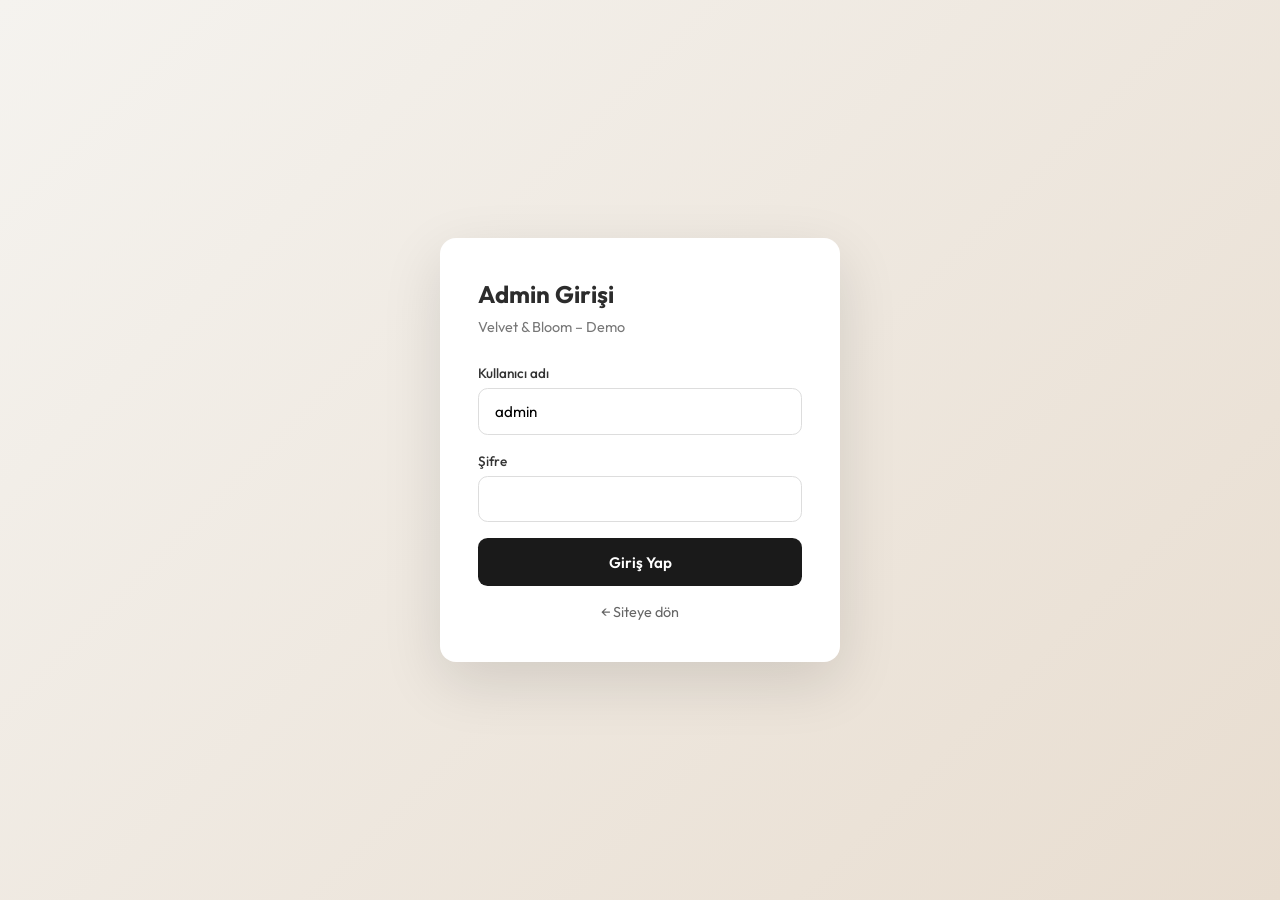
<file: admin/index.html>
<!DOCTYPE html>
<html lang="tr">
<head>
  <meta charset="UTF-8">
  <meta name="viewport" content="width=device-width, initial-scale=1.0">
  <title>Admin | Velvet & Bloom</title>
  <link href="https://fonts.googleapis.com/css2?family=Outfit:wght@400;500;600&display=swap" rel="stylesheet">
  <link rel="stylesheet" href="../assets/css/admin.css">
</head>
<body>
  <div id="login-screen" class="login-screen">
    <div class="login-box">
      <h1>Admin Girişi</h1>
      <p class="sub">Velvet & Bloom – Demo</p>
      <div id="login-error" class="error" hidden></div>
      <form id="login-form">
        <label>Kullanıcı adı</label>
        <input type="text" id="login-user" value="admin" required>
        <label>Şifre</label>
        <input type="password" id="login-pass" required>
        <button type="submit">Giriş Yap</button>
      </form>
      <a href="../index.html" class="back-link">← Siteye dön</a>
      </div>
  </div>

  <div id="dashboard" class="dashboard" hidden>
    <aside class="sidebar">
      <div class="sidebar-brand">VELVET Admin</div>
      <nav class="sidebar-nav">
        <button data-tab="general" class="active">Genel</button>
        <button data-tab="colors">Renkler</button>
        <button data-tab="hero">Hero</button>
        <button data-tab="services">Hizmetler</button>
        <button data-tab="gallery">Galeri</button>
        <button data-tab="about">Hakkımızda</button>
        <button data-tab="testimonials">Yorumlar</button>
        <button data-tab="seo">SEO & Sosyal</button>
        <button data-tab="backup">Yedek / Dışa Aktar</button>
      </nav>
      <div class="sidebar-footer">
        <a href="../index.html" target="_blank">Siteyi Görüntüle</a>
        <button id="btn-logout">Çıkış</button>
      </div>
    </aside>

    <main class="main">
      <header class="main-header">
        <h2 id="tab-title">Genel Ayarlar</h2>
        <div class="header-actions">
          <button id="btn-reset" class="btn-outline">Varsayılana Sıfırla</button>
          <button id="btn-save" class="btn-primary">Kaydet</button>
        </div>
      </header>

      <div class="notice">
        Değişiklikler bu tarayıcıda localStorage’a kaydedilir ve hemen yansır. Diğer ziyaretçiler veya cihazlar için JSON export + dosya güncellemesi gerekir.
      </div>

      <!-- GENERAL -->
      <section class="tab-panel active" data-panel="general">
        <div class="form-grid">
          <div class="field"><label>Firma Adı</label><input type="text" data-path="business.name"></div>
          <div class="field"><label>Logo Metni</label><input type="text" data-path="business.logoText"></div>
          <div class="field full"><label>Slogan / Tagline</label><input type="text" data-path="business.tagline"></div>
          <div class="field"><label>Telefon</label><input type="text" data-path="business.phone"></div>
          <div class="field"><label>WhatsApp (90532...)</label><input type="text" data-path="business.whatsapp"></div>
          <div class="field"><label>E-posta</label><input type="email" data-path="business.email"></div>
          <div class="field full"><label>Adres</label><input type="text" data-path="business.address"></div>
          <div class="field full"><label>Çalışma Saatleri</label><input type="text" data-path="business.hours"></div>
          <div class="field full">
            <label>Logo Yükle (max 1.5 MB)</label>
            <input type="file" id="logo-upload" accept="image/*">
            <div id="logo-preview" class="img-preview"></div>
          </div>
        </div>
      </section>

      <!-- COLORS -->
      <section class="tab-panel" data-panel="colors">
        <div class="presets">
          <button type="button" data-preset="elegant">Elegant Gold</button>
          <button type="button" data-preset="rose">Rose Champagne</button>
          <button type="button" data-preset="ivory">Pure Ivory</button>
        </div>
        <div class="form-grid colors-grid">
          <div class="field"><label>Primary</label><input type="color" data-path="colors.primary"></div>
          <div class="field"><label>Primary Dark</label><input type="color" data-path="colors.primaryDark"></div>
          <div class="field"><label>Secondary</label><input type="color" data-path="colors.secondary"></div>
          <div class="field"><label>Accent</label><input type="color" data-path="colors.accent"></div>
          <div class="field"><label>Text</label><input type="color" data-path="colors.text"></div>
          <div class="field"><label>Text Light</label><input type="color" data-path="colors.textLight"></div>
          <div class="field"><label>Background</label><input type="color" data-path="colors.bg"></div>
          <div class="field"><label>Dark</label><input type="color" data-path="colors.dark"></div>
        </div>
        <div class="live-preview" id="color-preview">
          <div class="preview-card">
            <span class="preview-label">Önizleme</span>
            <h3>Başlık Örneği</h3>
            <p>Bu metin seçilen renklerle görünür.</p>
            <button class="preview-btn">Buton</button>
          </div>
        </div>
      </section>

      <!-- HERO -->
      <section class="tab-panel" data-panel="hero">
        <div class="form-grid">
          <div class="field full"><label>Başlık</label><input type="text" data-path="hero.title"></div>
          <div class="field full"><label>Alt Yazı</label><textarea data-path="hero.subtitle" rows="3"></textarea></div>
          <div class="field"><label>Buton Metni</label><input type="text" data-path="hero.ctaText"></div>
          <div class="field"><label>Buton Linki</label><input type="text" data-path="hero.ctaLink"></div>
          <div class="field full">
            <label>Hero Görseli (URL veya yükle)</label>
            <input type="text" data-path="hero.image" placeholder="https://...">
            <input type="file" id="hero-upload" accept="image/*" style="margin-top:.5rem">
          </div>
        </div>
      </section>

      <!-- SERVICES -->
      <section class="tab-panel" data-panel="services">
        <div id="services-list"></div>
        <button type="button" id="add-service" class="btn-outline">+ Hizmet Ekle</button>
      </section>

      <!-- GALLERY -->
      <section class="tab-panel" data-panel="gallery">
        <div id="gallery-list"></div>
        <div class="field" style="margin-top:1rem">
          <label>Yeni görsel ekle (URL)</label>
          <div style="display:flex;gap:.5rem">
            <input type="text" id="new-gallery-url" placeholder="https://...">
            <button type="button" id="add-gallery" class="btn-primary">Ekle</button>
          </div>
          <input type="file" id="gallery-upload" accept="image/*" style="margin-top:.5rem">
        </div>
      </section>

      <!-- ABOUT -->
      <section class="tab-panel" data-panel="about">
        <div class="form-grid">
          <div class="field full"><label>Başlık</label><input type="text" data-path="about.title"></div>
          <div class="field full"><label>Metin</label><textarea data-path="about.text" rows="4"></textarea></div>
          <div class="field full"><label>Özellikler (her satır bir madde)</label><textarea id="about-features-text" rows="4"></textarea></div>
          <div class="field full"><label>Görsel URL</label><input type="text" data-path="about.image"></div>
        </div>
      </section>

      <!-- TESTIMONIALS -->
      <section class="tab-panel" data-panel="testimonials">
        <div id="testi-list"></div>
        <button type="button" id="add-testi" class="btn-outline">+ Yorum Ekle</button>
      </section>

      <!-- SEO -->
      <section class="tab-panel" data-panel="seo">
        <div class="form-grid">
          <div class="field full"><label>SEO Başlık</label><input type="text" data-path="seo.title"></div>
          <div class="field full"><label>SEO Açıklama</label><textarea data-path="seo.description" rows="2"></textarea></div>
          <div class="field"><label>Instagram URL</label><input type="text" data-path="business.social.instagram"></div>
          <div class="field"><label>Facebook URL</label><input type="text" data-path="business.social.facebook"></div>
          <div class="field"><label>TikTok URL</label><input type="text" data-path="business.social.tiktok"></div>
        </div>
      </section>

      <!-- BACKUP -->
      <section class="tab-panel" data-panel="backup">
        <p>Yapılandırmayı JSON olarak indir. Bu dosyayı başka bir cihazda import ederek aynı ayarları yükleyebilirsin.</p>
        <div style="display:flex;gap:1rem;margin:1.5rem 0;flex-wrap:wrap">
          <button type="button" id="btn-export" class="btn-primary">JSON Dışa Aktar</button>
          <label class="btn-outline" style="cursor:pointer">
            JSON İçe Aktar
            <input type="file" id="import-file" accept=".json" hidden>
          </label>
        </div>
        <div class="notice">
          <strong>Yayınlama notu:</strong> localStorage sadece bu tarayıcıda çalışır. Canlı site için JSON’u indirip geliştiriciye vererek defaults.js dosyasını güncellemesini isteyin veya sunucuya statik dosya olarak deploy edin.
        </div>
      </section>

      <div id="save-toast" class="toast" hidden>Kaydedildi</div>
    </main>
  </div>

  <script src="../assets/js/defaults.js"></script>
  <script src="../assets/js/storage.js"></script>
  <script src="../assets/js/admin.js"></script>
</body>
</html>
</file>
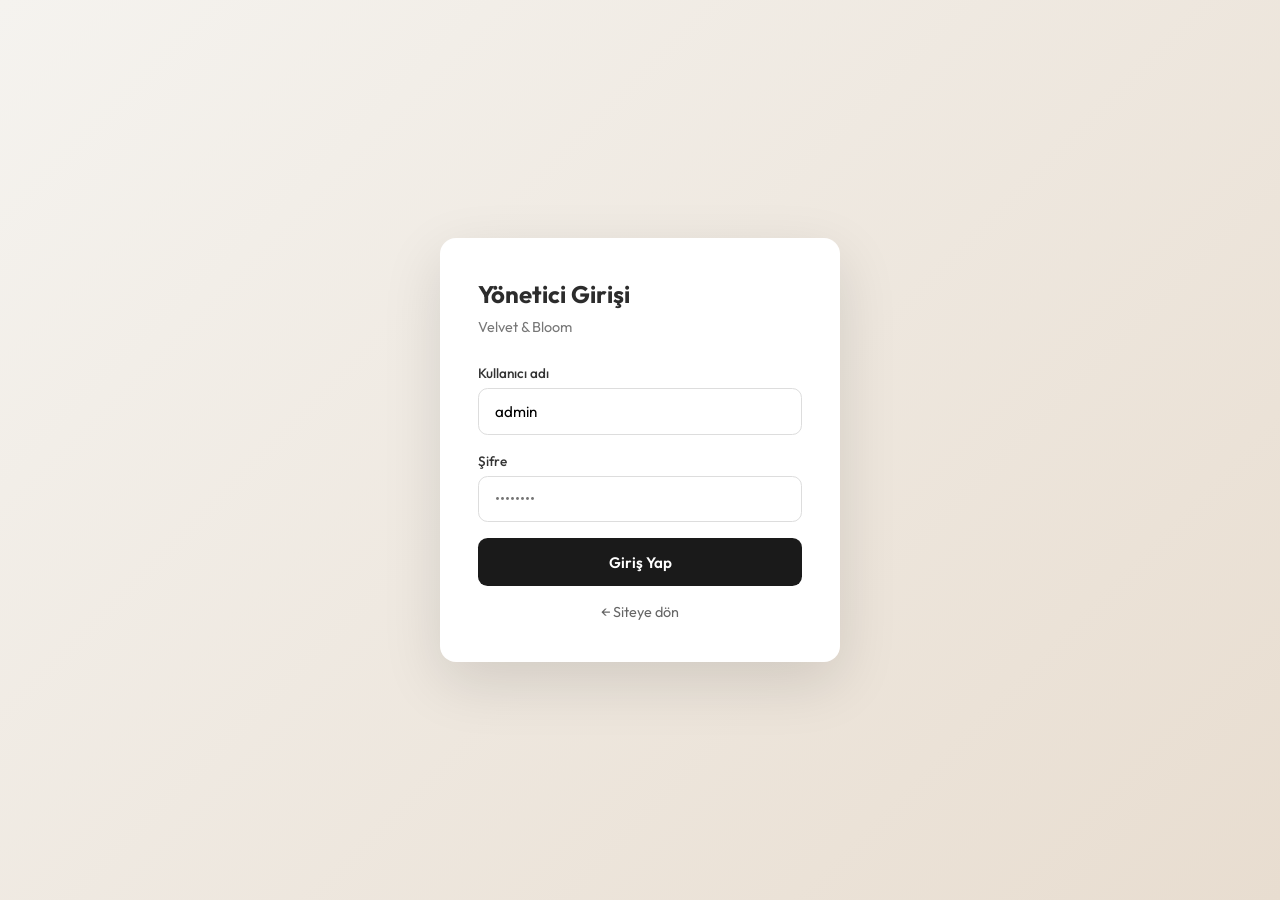
<file: admin.html>
<!DOCTYPE html>
<html lang="tr">
<head>
  <meta charset="UTF-8">
  <meta name="viewport" content="width=device-width, initial-scale=1.0">
  <title>Admin | Velvet & Bloom</title>
  <link href="https://fonts.googleapis.com/css2?family=Outfit:wght@400;500;600;700&display=swap" rel="stylesheet">
  <link rel="stylesheet" href="assets/css/admin.css">
</head>
<body>
  <div id="login-screen" class="login-screen">
    <div class="login-box">
      <h1>Yönetici Girişi</h1>
      <p class="sub">Velvet & Bloom</p>
      <div id="login-error" class="error" hidden></div>
      <form id="login-form">
        <label>Kullanıcı adı</label>
        <input type="text" id="login-user" value="admin" required>
        <label>Şifre</label>
        <input type="password" id="login-pass" placeholder="••••••••" required>
        <button type="submit">Giriş Yap</button>
      </form>
      <a href="index.html" class="back-link">← Siteye dön</a>
    </div>
  </div>

  <div id="dashboard" class="dashboard" hidden>
    <aside class="sidebar">
      <div class="sidebar-brand">VELVET & BLOOM Admin</div>
      <nav class="sidebar-nav">
        <button data-tab="general" class="active">Genel</button>
        <button data-tab="colors">Renkler</button>
        <button data-tab="hero">Hero</button>
        <button data-tab="services">Hizmetler</button>
        <button data-tab="gallery">Galeri</button>
        <button data-tab="about">Hakkımızda</button>
        <button data-tab="testimonials">Yorumlar</button>
        <button data-tab="seo">SEO & Sosyal</button>
        <button data-tab="backup">Yedek</button>
      </nav>
      <div class="sidebar-footer">
        <a href="index.html" target="_blank">↗ Siteyi Görüntüle</a>
        <button id="btn-logout">Çıkış Yap</button>
      </div>
    </aside>

    <main class="main">
      <header class="main-header">
        <div>
          <h2 id="tab-title">Genel Ayarlar</h2>
          <p class="subtitle">Her değişiklik otomatik kaydedilir</p>
        </div>
        <div class="header-actions">
          <button id="btn-reset" class="btn-outline">Sıfırla</button>
          <button id="btn-save" class="btn-primary">Kaydet</button>
        </div>
      </header>

      <div class="notice">
        <strong>ℹ Bilgi:</strong> Değişiklikler bu tarayıcının localStorage'ına yazılır ve aynı tarayıcıda siteyi yenilediğinde yansır. Başka ziyaretçiler için "Yedek" sekmesinden JSON indirip <code>defaults.js</code> dosyasını güncellemen gerekir.
      </div>

      <section class="tab-panel active" data-panel="general">
        <div class="section-intro">
          <strong>Firma & İletişim Bilgileri</strong>
          Bu alandaki bilgiler sitenin navbar, footer ve iletişim bölümünde görünür. Logo metni boşsa firma adı kullanılır.
        </div>
        <div class="form-grid">
          <div class="field"><label>Firma Adı</label><input type="text" data-path="business.name"><small class="field-help">Footer telif hakkı ve SEO başlığında kullanılır.</small></div>
          <div class="field"><label>Logo Metni</label><input type="text" data-path="business.logoText"><small class="field-help">Navbar'da görünen marka yazısı.</small></div>
          <div class="field full"><label>Slogan</label><input type="text" data-path="business.tagline"></div>
          <div class="field"><label>Telefon</label><input type="text" data-path="business.phone"></div>
          <div class="field"><label>WhatsApp (905XX…)</label><input type="text" data-path="business.whatsapp"></div>
          <div class="field"><label>E-posta</label><input type="email" data-path="business.email"></div>
          <div class="field"><label>Çalışma Saatleri</label><input type="text" data-path="business.hours"></div>
          <div class="field full"><label>Adres</label><input type="text" data-path="business.address"></div>
          <div class="field full">
            <label>Logo Görseli (opsiyonel)</label>
            <input type="file" id="logo-upload" accept="image/*">
            <small class="field-help">Yüklersen navbar'da metin yerine bu görsel görünür.</small>
            <div id="logo-preview" class="img-preview"></div>
          </div>
        </div>
      </section>

      <section class="tab-panel" data-panel="colors">
        <div class="section-intro">
          <strong>Tema Presetleri</strong>
          Tek tıkla tüm sitenin renk paletini değiştirir. Navbar, footer, sidebar, buton ve metin renkleri otomatik uyum sağlar.
        </div>

        <div class="theme-presets">
          <button type="button" class="theme-card" data-preset="elegant">
            <div class="theme-swatches">
              <span style="background:#C9A87C"></span>
              <span style="background:#FDFBF8"></span>
              <span style="background:#1A1A1A"></span>
            </div>
            <strong>Elegant Gold</strong>
            <small>Krem · Şampanya · Altın</small>
          </button>
          <button type="button" class="theme-card" data-preset="rose">
            <div class="theme-swatches">
              <span style="background:#D4A5A5"></span>
              <span style="background:#FDF8F8"></span>
              <span style="background:#2A1F1F"></span>
            </div>
            <strong>Rose Champagne</strong>
            <small>Pudra · Gül · Şeftali</small>
          </button>
          <button type="button" class="theme-card" data-preset="modern">
            <div class="theme-swatches">
              <span style="background:#E84A7F"></span>
              <span style="background:#241528"></span>
              <span style="background:#0D080E"></span>
            </div>
            <strong>Modern Dark</strong>
            <small>Pembe · Erik · Gece</small>
          </button>
          <button type="button" class="theme-card" data-preset="clinic">
            <div class="theme-swatches">
              <span style="background:#2A9D8F"></span>
              <span style="background:#F7FBFA"></span>
              <span style="background:#0F1F1C"></span>
            </div>
            <strong>Clinic Sage</strong>
            <small>Adaçayı · Teal · Klinik</small>
          </button>
        </div>

        <div class="colors-section-title">Marka & Vurgu</div>
        <div class="form-grid colors-grid">
          <div class="field"><label>Primary (ana vurgu)</label><input type="color" data-path="colors.primary"></div>
          <div class="field"><label>Primary Dark (hover)</label><input type="color" data-path="colors.primaryDark"></div>
          <div class="field"><label>Accent (kenarlık)</label><input type="color" data-path="colors.accent"></div>
        </div>

        <div class="colors-section-title">Arka Planlar</div>
        <div class="form-grid colors-grid">
          <div class="field"><label>Sayfa Arka Planı</label><input type="color" data-path="colors.bg"></div>
          <div class="field"><label>Kart / Panel</label><input type="color" data-path="colors.card"></div>
          <div class="field"><label>Secondary (ara bölüm)</label><input type="color" data-path="colors.secondary"></div>
          <div class="field"><label>Dark (başlık/footer)</label><input type="color" data-path="colors.dark"></div>
        </div>

        <div class="colors-section-title">Metin</div>
        <div class="form-grid colors-grid">
          <div class="field"><label>Ana Metin</label><input type="color" data-path="colors.text"></div>
          <div class="field"><label>Soluk Metin</label><input type="color" data-path="colors.textLight"></div>
        </div>

        <div class="colors-section-title">Navbar & Footer (opsiyonel override)</div>
        <div class="form-grid colors-grid">
          <div class="field"><label>Navbar Arka Planı</label><input type="text" data-path="colors.navbarBg" placeholder="rgba(...) veya #hex"></div>
          <div class="field"><label>Footer Arka Planı</label><input type="color" data-path="colors.footerBg"></div>
          <div class="field"><label>Footer Vurgu</label><input type="color" data-path="colors.footerText"></div>
        </div>

        <div class="live-preview">
          <div class="preview-card">
            <span class="preview-label">Canlı Önizleme</span>
            <h3>Başlık Örneği</h3>
            <p>Bu metin seçilen renklerle görünür.</p>
            <button class="preview-btn">Buton</button>
          </div>
        </div>
      </section>

      <section class="tab-panel" data-panel="hero">
        <div class="section-intro"><strong>Hero (Anasayfa Üst Bölümü)</strong>Sitenin ilk gördüğü alandır. Görsel URL'sini değiştir veya dosya yükle.</div>
        <div class="form-grid">
          <div class="field full"><label>Başlık</label><input type="text" data-path="hero.title"></div>
          <div class="field full"><label>Alt Yazı</label><textarea data-path="hero.subtitle" rows="3"></textarea></div>
          <div class="field"><label>Buton Metni</label><input type="text" data-path="hero.ctaText"></div>
          <div class="field"><label>Buton Linki</label><input type="text" data-path="hero.ctaLink"></div>
          <div class="field full">
            <label>Hero Görseli (URL)</label>
            <input type="text" data-path="hero.image" placeholder="https://...">
            <input type="file" id="hero-upload" accept="image/*" style="margin-top:.5rem">
            <small class="field-help">Önerilen: en az 1600x1000, yatay fotoğraf.</small>
          </div>
        </div>
      </section>

      <section class="tab-panel" data-panel="services">
        <div class="section-intro"><strong>Hizmetler</strong>Her hizmet kart olarak sitede görünür. "Görünür" işaretini kaldırırsan sitede saklanır.</div>
        <div id="services-list"></div>
        <button type="button" id="add-service" class="btn-outline">+ Yeni Hizmet Ekle</button>
      </section>

      <section class="tab-panel" data-panel="gallery">
        <div class="section-intro"><strong>Galeri</strong>Sıralama önemlidir — ilk görsel büyük olarak gösterilir.</div>
        <div id="gallery-list"></div>
        <div class="field" style="margin-top:1.2rem">
          <label>Yeni Görsel URL</label>
          <div style="display:flex;gap:.5rem">
            <input type="text" id="new-gallery-url" placeholder="https://...">
            <button type="button" id="add-gallery" class="btn-primary">Ekle</button>
          </div>
          <label style="margin-top:.8rem">veya dosya yükle</label>
          <input type="file" id="gallery-upload" accept="image/*">
        </div>
      </section>

      <section class="tab-panel" data-panel="about">
        <div class="section-intro"><strong>Hakkımızda</strong>Özellikler listesi her satıra bir madde olacak şekilde girilir.</div>
        <div class="form-grid">
          <div class="field full"><label>Başlık</label><input type="text" data-path="about.title"></div>
          <div class="field full"><label>Açıklama</label><textarea data-path="about.text" rows="5"></textarea></div>
          <div class="field full"><label>Özellikler (her satır bir madde)</label><textarea id="about-features-text" rows="5"></textarea></div>
          <div class="field full"><label>Görsel URL</label><input type="text" data-path="about.image"></div>
        </div>
      </section>

      <section class="tab-panel" data-panel="testimonials">
        <div class="section-intro"><strong>Yorumlar</strong>Ziyaretçi yorumları "onay bekliyor" durumunda gelir. "Onaylı" kutusunu işaretlersen sitede görünür.</div>
        <div id="testi-list"></div>
        <button type="button" id="add-testi" class="btn-outline">+ Yeni Yorum Ekle</button>
      </section>

      <section class="tab-panel" data-panel="seo">
        <div class="section-intro"><strong>SEO & Sosyal Medya</strong>Arama motoru sonuçlarında ve paylaşımlarda görünen bilgiler.</div>
        <div class="form-grid">
          <div class="field full"><label>Sayfa Başlığı</label><input type="text" data-path="seo.title"></div>
          <div class="field full"><label>Meta Açıklama</label><textarea data-path="seo.description" rows="2"></textarea></div>
          <div class="field"><label>Instagram URL</label><input type="text" data-path="business.social.instagram"></div>
          <div class="field"><label>Facebook URL</label><input type="text" data-path="business.social.facebook"></div>
          <div class="field"><label>TikTok URL</label><input type="text" data-path="business.social.tiktok"></div>
        </div>
      </section>

      <section class="tab-panel" data-panel="backup">
        <div class="section-intro"><strong>Yedekle & İçe Aktar</strong>JSON dosyası tüm ayarları içerir.</div>
        <div style="display:flex;gap:1rem;margin:1.5rem 0;flex-wrap:wrap">
          <button type="button" id="btn-export" class="btn-primary">⬇ JSON İndir</button>
          <label class="btn-outline" style="cursor:pointer">
            ⬆ JSON Yükle
            <input type="file" id="import-file" accept=".json" hidden>
          </label>
        </div>
        <div class="notice">
          <strong>Yayınlama notu:</strong> localStorage sadece bu tarayıcıda çalışır. Canlı site için JSON'u indirip <code>defaults.js</code>'i güncelleyerek sunucuya yeniden deploy etmen gerekir.
        </div>
      </section>

      <div id="save-toast" class="toast" hidden>Kaydedildi</div>
    </main>
  </div>

  <script src="assets/js/defaults.js"></script>
  <script src="assets/js/storage.js"></script>
  <script src="assets/js/admin.js"></script>
</body>
</html>
</file>
<file: assets/css/admin.css>
/* ============================================================
   ADMIN PANEL — Tam ve Temiz CSS
   Site 3 (Velvet & Bloom) için optimize
   ============================================================ */

[hidden] { display: none !important; }
* { box-sizing: border-box; margin: 0; padding: 0; }

body {
  font-family: 'Outfit', system-ui, sans-serif;
  background: #f5f3ef;
  color: #2c2c2c;
  min-height: 100vh;
  line-height: 1.5;
}

/* ============================================================
   LOGIN SCREEN
   ============================================================ */
.login-screen {
  min-height: 100vh;
  display: flex;
  align-items: center;
  justify-content: center;
  padding: 1.5rem;
  background: linear-gradient(135deg, #f5f3ef, #e8ddd0);
}
.login-box {
  background: #fff;
  border-radius: 1rem;
  padding: 2.4rem;
  width: 100%;
  max-width: 400px;
  box-shadow: 0 20px 60px rgba(0,0,0,.12);
}
.login-box h1 {
  font-size: 1.5rem;
  margin-bottom: .3rem;
  font-weight: 700;
}
.sub {
  color: #777;
  font-size: .9rem;
  margin-bottom: 1.5rem;
}
.login-box label {
  display: block;
  font-size: .85rem;
  font-weight: 500;
  margin-bottom: .3rem;
  color: #333;
}
.login-box input {
  width: 100%;
  padding: .8rem 1rem;
  border: 1px solid #ddd;
  border-radius: .6rem;
  margin-bottom: 1rem;
  font-family: inherit;
  font-size: .95rem;
  background: #fff;
  transition: border-color .2s;
}
.login-box input:focus {
  outline: none;
  border-color: #2A9D8F;
  box-shadow: 0 0 0 3px rgba(42,157,143,.12);
}
.login-box button {
  width: 100%;
  padding: .9rem;
  background: #1a1a1a;
  color: #fff;
  border: none;
  border-radius: .6rem;
  font-weight: 600;
  cursor: pointer;
  font-size: .95rem;
  font-family: inherit;
  transition: background .2s;
}
.login-box button:hover { background: #333; }

.error {
  background: #fee2e2;
  color: #991b1b;
  padding: .7rem;
  border-radius: .5rem;
  margin-bottom: 1rem;
  font-size: .9rem;
}
.back-link {
  display: block;
  text-align: center;
  margin-top: 1rem;
  color: #666;
  font-size: .9rem;
  text-decoration: none;
}
.back-link:hover { color: #000; }

/* ============================================================
   DASHBOARD LAYOUT
   ============================================================ */
.dashboard {
  display: none;
  min-height: 100vh;
}
.dashboard.is-open { display: flex; }

/* ============================================================
   SIDEBAR
   ============================================================ */
.sidebar {
  width: 260px;
  background: #141414;
  color: #eee;
  display: flex;
  flex-direction: column;
  flex-shrink: 0;
}
.sidebar-brand {
  padding: 1.4rem 1.2rem;
  font-weight: 700;
  letter-spacing: .1em;
  font-size: .88rem;
  border-bottom: 1px solid #2a2a2a;
  white-space: nowrap;
  overflow: hidden;
  text-overflow: ellipsis;
}
.sidebar-nav {
  flex: 1;
  padding: 1rem 0;
  overflow-y: auto;
}
.sidebar-nav button {
  display: flex;
  align-items: center;
  gap: .6rem;
  width: 100%;
  text-align: left;
  padding: .75rem 1.4rem;
  background: none;
  border: none;
  color: #999;
  font-family: inherit;
  font-size: .92rem;
  cursor: pointer;
  transition: background .2s, color .2s;
}
.sidebar-nav button::before {
  content: "›";
  font-size: 1.1rem;
  opacity: .5;
  flex-shrink: 0;
}
.sidebar-nav button:hover {
  background: #1f1f1f;
  color: #fff;
}
.sidebar-nav button.active {
  background: #262626;
  color: #E8C57A;
}
.sidebar-nav button.active::before {
  opacity: 1;
  color: #E8C57A;
}
.sidebar-footer {
  padding: 1rem 1.4rem;
  border-top: 1px solid #2a2a2a;
}
.sidebar-footer a {
  color: #E8C57A;
  font-size: .85rem;
  text-decoration: none;
  display: block;
  margin-bottom: .7rem;
}
.sidebar-footer a:hover { text-decoration: underline; }
.sidebar-footer button {
  background: none;
  border: 1px solid #444;
  color: #ccc;
  padding: .5rem .9rem;
  border-radius: .4rem;
  cursor: pointer;
  font-size: .85rem;
  width: 100%;
  font-family: inherit;
  transition: border-color .2s, color .2s;
}
.sidebar-footer button:hover {
  border-color: #dc2626;
  color: #fca5a5;
}

/* ============================================================
   MAIN
   ============================================================ */
.main {
  flex: 1;
  padding: 1.8rem 2.2rem;
  overflow-y: auto;
  min-width: 0;
}
.main-header {
  display: flex;
  justify-content: space-between;
  align-items: center;
  margin-bottom: 1.5rem;
  flex-wrap: wrap;
  gap: .8rem;
  padding-bottom: 1.2rem;
  border-bottom: 1px solid #e5e0d8;
}
.main-header h2 {
  font-size: 1.5rem;
  font-weight: 600;
}
.main-header .subtitle {
  font-size: .88rem;
  color: #888;
  margin-top: .2rem;
}
.header-actions {
  display: flex;
  gap: .6rem;
}
.btn-primary,
.btn-outline {
  padding: .65rem 1.3rem;
  border-radius: .5rem;
  font-weight: 500;
  font-size: .9rem;
  cursor: pointer;
  border: none;
  font-family: inherit;
  transition: background .2s, border-color .2s, color .2s;
}
.btn-primary {
  background: #141414;
  color: #fff;
}
.btn-primary:hover { background: #333; }
.btn-outline {
  background: #fff;
  border: 1px solid #d5cec1;
  color: #444;
}
.btn-outline:hover { border-color: #999; }

/* ============================================================
   NOTICE
   ============================================================ */
.notice {
  background: #fef9e7;
  border: 1px solid #f0c040;
  color: #7a5c00;
  padding: .9rem 1.1rem;
  border-radius: .6rem;
  font-size: .88rem;
  margin-bottom: 1.5rem;
  line-height: 1.5;
}
.notice strong { color: #5a4400; }
.notice code {
  background: rgba(0,0,0,.08);
  padding: .1rem .35rem;
  border-radius: .25rem;
  font-size: .85em;
  font-family: ui-monospace, monospace;
}

/* ============================================================
   TAB PANELS
   ============================================================ */
.tab-panel { display: none; }
.tab-panel.active {
  display: block;
  animation: fadeIn .3s ease;
}
@keyframes fadeIn {
  from { opacity: 0; transform: translateY(4px); }
  to { opacity: 1; transform: none; }
}

.section-intro {
  background: #f9f7f3;
  border-left: 3px solid #E8C57A;
  padding: 1rem 1.2rem;
  border-radius: .4rem;
  margin-bottom: 1.5rem;
  font-size: .88rem;
  color: #555;
  line-height: 1.6;
}
.section-intro strong {
  color: #1a1a1a;
  display: block;
  margin-bottom: .3rem;
  font-size: .95rem;
}

/* ============================================================
   FORMS
   ============================================================ */
.form-grid {
  display: grid;
  grid-template-columns: 1fr 1fr;
  gap: 1.2rem;
}
.field.full { grid-column: 1 / -1; }
.field label {
  display: block;
  font-size: .84rem;
  font-weight: 500;
  margin-bottom: .35rem;
  color: #333;
}
.field-help {
  display: block;
  font-size: .75rem;
  color: #888;
  margin-top: .35rem;
  line-height: 1.4;
}
.field input[type="text"],
.field input[type="email"],
.field input[type="color"],
.field input[type="number"],
.field textarea,
.field select {
  width: 100%;
  padding: .7rem .9rem;
  border: 1px solid #ddd;
  border-radius: .5rem;
  font-family: inherit;
  font-size: .92rem;
  background: #fff;
  color: #2c2c2c;
  transition: border-color .2s, box-shadow .2s;
}
.field input:focus,
.field textarea:focus,
.field select:focus {
  outline: none;
  border-color: #141414;
  box-shadow: 0 0 0 3px rgba(20,20,20,.06);
}
.field input[type="color"] {
  height: 46px;
  padding: .25rem;
  cursor: pointer;
}
.field input[type="file"] {
  font-family: inherit;
  font-size: .85rem;
  padding: .5rem 0;
}
.colors-grid {
  grid-template-columns: repeat(auto-fit, minmax(160px, 1fr));
}

/* ============================================================
   IMAGE PREVIEW
   ============================================================ */
.img-preview { margin-top: .5rem; }
.img-preview img {
  max-height: 80px;
  max-width: 180px;
  object-fit: contain;
  border-radius: .4rem;
  border: 1px solid #eee;
  background: #fff;
}
.gallery-thumb {
  width: 80px;
  height: 60px;
  object-fit: cover;
  border-radius: .4rem;
  flex-shrink: 0;
  background: #eee;
}

/* ============================================================
   LIVE PREVIEW
   ============================================================ */
.live-preview { margin-top: 1.5rem; }
.preview-card {
  background: var(--preview-bg, #FDFBF8);
  border: 1px solid #e5e0d8;
  border-radius: 1rem;
  padding: 1.5rem;
  max-width: 340px;
}
.preview-card h3 {
  color: var(--preview-text, #2c2c2c);
  margin: .5rem 0;
  font-family: inherit;
  font-size: 1.15rem;
}
.preview-card p {
  color: var(--preview-text-light, #6b6b6b);
  font-size: .9rem;
}
.preview-btn {
  margin-top: .8rem;
  padding: .5rem 1.2rem;
  background: var(--preview-primary, #C9A87C);
  border: none;
  border-radius: 999px;
  color: #1a1a1a;
  font-weight: 500;
  cursor: default;
  font-family: inherit;
}
.preview-label {
  font-size: .72rem;
  text-transform: uppercase;
  letter-spacing: .12em;
  color: #999;
  font-weight: 600;
}

/* ============================================================
   THEME PRESET CARDS
   ============================================================ */
.theme-presets {
  display: grid;
  grid-template-columns: repeat(auto-fit, minmax(180px, 1fr));
  gap: 1rem;
  margin-bottom: 2rem;
}
.theme-card {
  background: #fff;
  border: 2px solid #e5e0d8;
  border-radius: .8rem;
  padding: 1rem;
  cursor: pointer;
  transition: border-color .25s, transform .25s, box-shadow .25s;
  text-align: left;
  font-family: inherit;
}
.theme-card:hover {
  border-color: #141414;
  transform: translateY(-2px);
  box-shadow: 0 8px 20px rgba(0,0,0,.08);
}
.theme-card.active {
  border-color: #141414;
  box-shadow: 0 0 0 3px rgba(20,20,20,.1);
}
.theme-swatches {
  display: flex;
  gap: .35rem;
  margin-bottom: .8rem;
  height: 40px;
}
.theme-swatches span {
  flex: 1;
  border-radius: .35rem;
  border: 1px solid rgba(0,0,0,.06);
}
.theme-card strong {
  display: block;
  font-size: .92rem;
  color: #1a1a1a;
  margin-bottom: .2rem;
}
.theme-card small {
  color: #888;
  font-size: .78rem;
}

.colors-section-title {
  font-size: .78rem;
  text-transform: uppercase;
  letter-spacing: .12em;
  color: #666;
  margin: 1.5rem 0 .8rem;
  padding-bottom: .4rem;
  border-bottom: 1px solid #e5e0d8;
  font-weight: 600;
}
.colors-section-title:first-of-type { margin-top: 0; }

/* ============================================================
   DYNAMIC ITEMS (services / gallery / testimonials)
   ============================================================ */
.service-item,
.gallery-item-admin,
.testi-item {
  background: #fff;
  border: 1px solid #e5e0d8;
  border-radius: .7rem;
  padding: 1rem;
  margin-bottom: .8rem;
}
.service-item .row,
.testi-item .row {
  display: grid;
  grid-template-columns: 1fr 1fr;
  gap: .7rem;
}
.service-item .row .field.full,
.testi-item .row .field.full {
  grid-column: 1 / -1;
}
.service-item .actions,
.gallery-item-admin .actions,
.testi-item .actions {
  margin-top: .7rem;
  display: flex;
  gap: .5rem;
  align-items: center;
  flex-wrap: wrap;
  padding-top: .7rem;
  border-top: 1px dashed #eee;
}
.service-item button,
.gallery-item-admin button,
.testi-item button {
  padding: .4rem .8rem;
  font-size: .82rem;
  border-radius: .4rem;
  border: 1px solid #ddd;
  background: #fff;
  cursor: pointer;
  font-family: inherit;
  color: #2c2c2c;
}
.service-item button.danger,
.gallery-item-admin button.danger,
.testi-item button.danger {
  color: #b91c1c;
  border-color: #fecaca;
}
.service-item button.danger:hover,
.gallery-item-admin button.danger:hover,
.testi-item button.danger:hover {
  background: #fee2e2;
}
.gallery-item-admin {
  display: flex;
  align-items: center;
  gap: .7rem;
}
.gallery-item-admin input {
  flex: 1;
  min-width: 0;
  padding: .5rem .7rem;
  border: 1px solid #ddd;
  border-radius: .4rem;
  font-family: inherit;
  font-size: .9rem;
}
.gallery-item-admin .actions {
  margin-top: 0;
  padding-top: 0;
  border-top: none;
}

/* Add button below list */
#add-service,
#add-testi {
  margin-top: .5rem;
}

/* ============================================================
   TOAST
   ============================================================ */
.toast {
  position: fixed;
  bottom: 1.5rem;
  right: 1.5rem;
  background: #166534;
  color: #fff;
  padding: .9rem 1.5rem;
  border-radius: .6rem;
  font-weight: 500;
  z-index: 100;
  box-shadow: 0 8px 24px rgba(0,0,0,.2);
  animation: toastIn .3s ease;
}
@keyframes toastIn {
  from { opacity: 0; transform: translateY(10px); }
  to { opacity: 1; transform: none; }
}

/* ============================================================
   RESPONSIVE — TABLET (900px)
   ============================================================ */
@media (max-width: 900px) {
  .dashboard { flex-direction: column; }
  .sidebar {
    width: 100%;
    flex-direction: row;
    align-items: stretch;
    flex-wrap: wrap;
  }
  .sidebar-brand {
    flex: 1 0 100%;
    padding: 1rem 1.2rem;
    font-size: .95rem;
    border-bottom: none;
    border-right: 1px solid #2a2a2a;
    white-space: nowrap;
    overflow: visible;
  }
  .sidebar-nav {
    display: flex;
    overflow-x: auto;
    padding: .5rem;
    width: 100%;
    flex: 1 0 100%;
    border-bottom: 1px solid #2a2a2a;
    scrollbar-width: thin;
  }
  .sidebar-nav::-webkit-scrollbar { height: 4px; }
  .sidebar-nav::-webkit-scrollbar-thumb { background: #444; border-radius: 2px; }
  .sidebar-nav button {
    white-space: nowrap;
    padding: .55rem .9rem;
    font-size: .85rem;
    flex-shrink: 0;
  }
  .sidebar-nav button::before { display: none; }
  .sidebar-footer {
    padding: .8rem 1rem;
    width: 100%;
    display: flex;
    align-items: center;
    gap: 1rem;
  }
  .sidebar-footer a {
    margin-bottom: 0;
    flex: 1;
  }
  .sidebar-footer button {
    width: auto;
    padding: .5rem 1rem;
  }

  .main { padding: 1.2rem 1rem; }
  .main-header h2 { font-size: 1.2rem; }
  .form-grid { grid-template-columns: 1fr; }
  .colors-grid { grid-template-columns: repeat(auto-fit, minmax(140px, 1fr)); }
  .service-item .row,
  .testi-item .row { grid-template-columns: 1fr; }
  .theme-presets { grid-template-columns: repeat(auto-fit, minmax(150px, 1fr)); }
}

/* ============================================================
   RESPONSIVE — MOBILE (640px)
   ============================================================ */
@media (max-width: 640px) {
  .login-box { padding: 1.8rem 1.4rem; }
  .login-box h1 { font-size: 1.3rem; }

  .main { padding: 1rem .8rem; }
  .main-header {
    padding-bottom: 1rem;
    margin-bottom: 1rem;
  }
  .main-header h2 { font-size: 1.1rem; }
  .main-header .subtitle { font-size: .8rem; }
  .header-actions {
    width: 100%;
    justify-content: flex-start;
  }
  .btn-primary,
  .btn-outline {
    padding: .6rem 1rem;
    font-size: .85rem;
  }

  .notice { font-size: .82rem; padding: .75rem .9rem; }
  .section-intro { font-size: .82rem; padding: .8rem 1rem; }

  .field input[type="text"],
  .field input[type="email"],
  .field input[type="color"],
  .field input[type="number"],
  .field textarea,
  .field select {
    font-size: .88rem;
    padding: .65rem .8rem;
  }
  .field label { font-size: .8rem; }

  .gallery-item-admin {
    flex-wrap: wrap;
  }
  .gallery-thumb { width: 60px; height: 45px; }
  .gallery-item-admin input { flex: 1 1 100%; }

  .theme-presets { grid-template-columns: 1fr 1fr; gap: .7rem; }
  .theme-card { padding: .8rem; }
  .theme-card strong { font-size: .85rem; }
  .theme-card small { font-size: .72rem; }
  .theme-swatches { height: 32px; }

  .preview-card { max-width: 100%; }

  .toast {
    bottom: 1rem;
    right: 1rem;
    left: 1rem;
    text-align: center;
    font-size: .88rem;
  }
}

/* ============================================================
   RESPONSIVE — SMALL MOBILE (380px)
   ============================================================ */
@media (max-width: 380px) {
  .main { padding: .8rem .6rem; }
  .main-header h2 { font-size: 1rem; }
  .theme-presets { grid-template-columns: 1fr; }
  .btn-primary, .btn-outline {
    padding: .55rem .85rem;
    font-size: .8rem;
  }
  .sidebar-brand { font-size: .85rem; padding: .85rem 1rem; }
  .sidebar-nav button { padding: .5rem .8rem; font-size: .8rem; }
}
</file>
